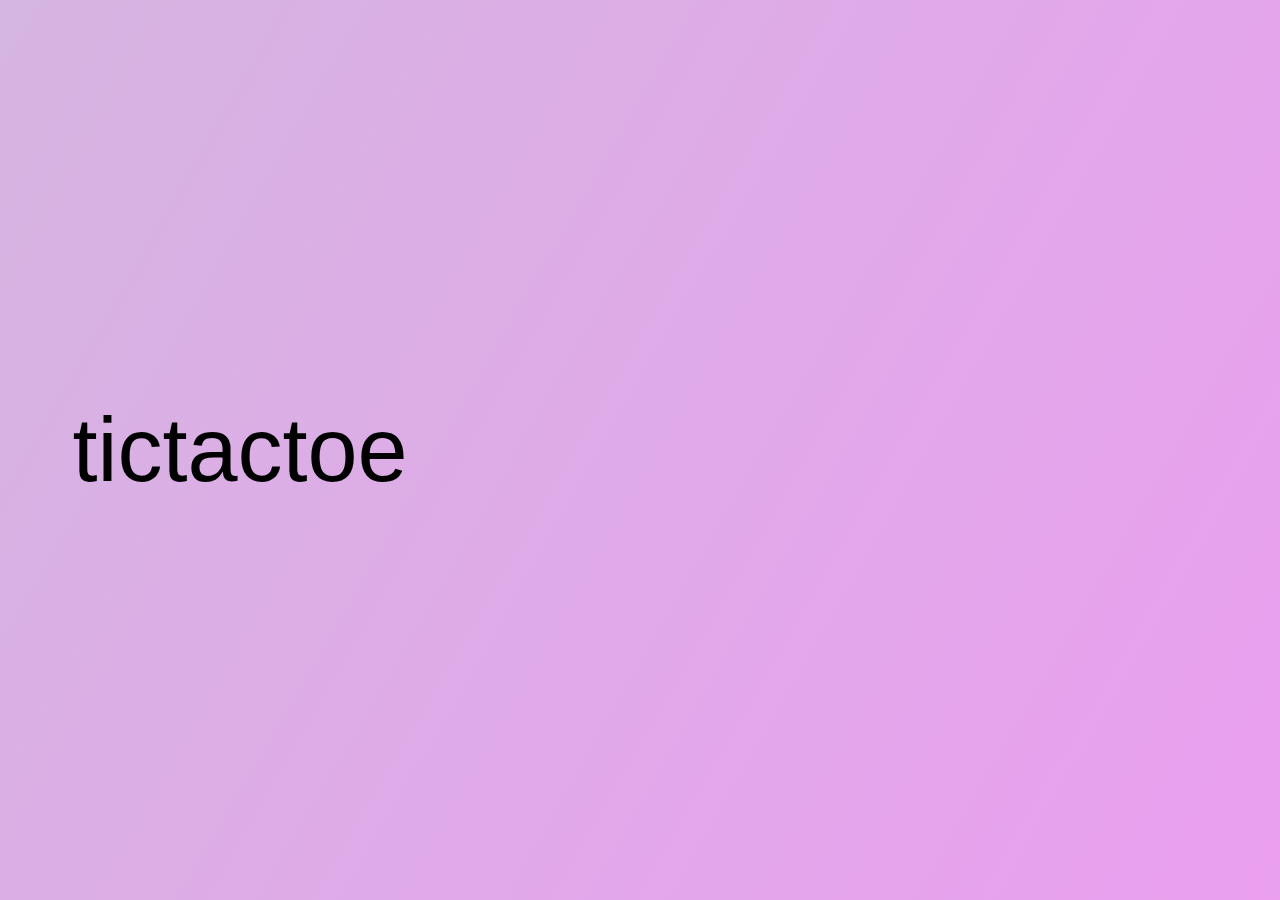
<file: index.html>
<!DOCTYPE html>
<html lang="en">

<head>
    <meta charset="UTF-8">
    <meta name="viewport" content="width=device-width, initial-scale=1.0">
    <link rel="stylesheet" href="styles/title_screen.css">
    <link rel="stylesheet" href="styles/animation_components.css">
    <link rel="stylesheet" href="styles/misc.css">
    <link rel="stylesheet" href="styles/game.css">
    <link rel="stylesheet" href="styles/responsive.css">
    <link rel="stylesheet" href="styles/prompt.css">
    <script src="scripts/dom_module.js" defer></script>
    <script src="scripts/game.js" defer></script>
    <title>Tic-Tac-Toe on JavaScript</title>
</head>

<body>
    <div class="container-main">
        <div class="container-title_screen">
            <section class="container-title">
                <p class="title slide-in_left"><span id="tic">tic</span><span id="tac">tac</span><span
                        id="toe">toe</span>
                </p>
                <button type="button" class="start-game opacity-0 d-none">START</button>
            </section>
            <section class="container-player_section">
                <div class="card-player d-none" id="card-1" style="--_delay: 1.1s; --_delay-start: 0s">
                    <img src="src/paintjupiter.png" alt="" id="profile" class="container-profile_picture">
                    <div class="container-player">
                        <label for="player1" class="label-player">X</label>
                        <input type="text" placeholder="Enter username" name="username" id="player1"
                            class="input-player">
                    </div>
                </div>
                <div class="card-player d-none" id="card-2" style="--_delay: 0.8s; --_delay-start: 0.5s">
                    <img src="src/paintbluered.png" alt="" id="profile" class="container-profile_picture">
                    <div class="container-player">
                        <label for="player2" class="label-player">O</label>
                        <input type="text" placeholder="Enter username" name="username" id="player2"
                            class="input-player">
                    </div>
                </div>
            </section>
        </div>

        <div class="container-game_screen d-none">
            <h1 class="round d-none" style="--_delay-start: 0s">Round 1</h1>
            <div class="container-part">
                <div class="container-left">
                    <div class="container-board">
                    </div>
                    <div class="container-back_reset">
                        <button class="back d-none">
                            <?xml version="1.0" ?><svg fill="none" height="24" viewBox="0 0 24 24" width="24"
                                xmlns="http://www.w3.org/2000/svg">
                                <path
                                    d="M16 4H19C20.1046 4 21 4.89543 21 6V7M16 20H19C20.1046 20 21 19.1046 21 18V17M4.4253 19.4276L10.4253 21.2276C11.7085 21.6126 13 20.6517 13 19.3119V4.68806C13 3.34834 11.7085 2.38744 10.4253 2.77241L4.4253 4.57241C3.57934 4.8262 3 5.60484 3 6.48806V17.5119C3 18.3952 3.57934 19.1738 4.4253 19.4276Z"
                                    stroke="black" stroke-linecap="round" stroke-linejoin="round" stroke-width="2" />
                                <path d="M9.001 12H9" stroke="black" stroke-linecap="round" stroke-linejoin="round"
                                    stroke-width="2" />
                                <path d="M16 12H21M21 12L19 10M21 12L19 14" stroke="black" stroke-linecap="round"
                                    stroke-linejoin="round" stroke-width="2" />
                            </svg>
                        </button>
                        <button class="reset d-none">Reset</button>
                    </div>
                </div>
                <div class="container-right">
                    <div class="container-player_status_card">
                        <div class="card-player d-none" id="player1">
                            <div class="container-profile">
                                <img src="src/paintjupiter.png" class="img-player" alt="" id="img-player1">
                                <div class="player"></div>
                            </div>
                            <div class="container-status">
                                <div class="victory_count">0</div>
                                <div class="marker">X</div>
                                <div class="defeat_count">0</div>
                                <div class="wrapper-message">
                                    <div class="container-message">
                                        <p class="message">'Message'</p>
                                    </div>
                                </div>
                            </div>
                            <div class="notification-status d-none" style="--_status: #04ff00">
                                <div class="container-status">
                                    Winner!
                                </div>
                            </div>
                        </div>
                        <div class="card-player d-none" id="player2">
                            <div class="container-profile">
                                <img src="src/paintbluered.png" class="img-player" alt="" id="img-player1">
                                <div class="player"></div>
                            </div>
                            <div class="container-status">
                                <div class="victory_count">0</div>
                                <div class="marker">X</div>
                                <div class="defeat_count">0</div>
                                <div class="wrapper-message">
                                    <div class="container-message">
                                        <p class="message">'Message'</p>
                                    </div>
                                </div>
                            </div>
                            <div class="notification-status d-none" style="--_status: #04ff00">
                                <div class="container-status">
                                    Winner !
                                </div>
                            </div>
                        </div>
                    </div>
                </div>
            </div>
        </div>
        
        <dialog class="container">
            <div class="prompt">
                <p class="message">
                    This is a message
                </p>
                <section class="container-button_option">
                    <button class="confirm">Yes</button>
                    <button class="cancel">No</button>
                </section>
            </div>
        </dialog>
        <div class="overlay"></div>
    </div>
</body>

</html>
</file>
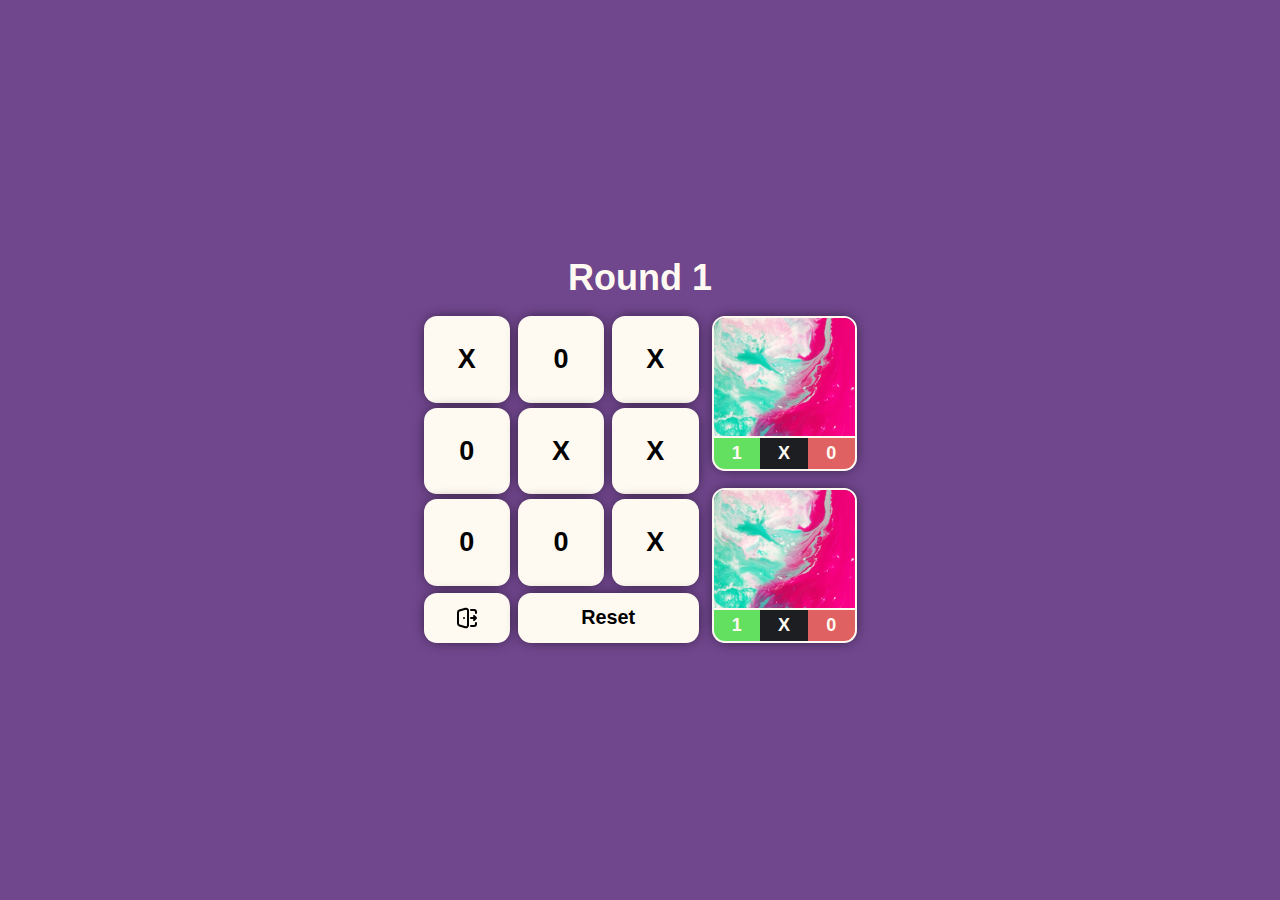
<file: components/tictactoe/index.html>
<!DOCTYPE html>
<html lang="en">

<head>
    <meta charset="UTF-8">
    <meta name="viewport" content="width=device-width, initial-scale=1.0">
    <link rel="stylesheet" href="style.css">
    <link rel="stylesheet" href="/components/player_card/style.css">
    <link rel="stylesheet" href="responsiveness.css">
    <script src="/components/player_card/script.js" defer></script>
    <title>Tic Tac Toe</title>
</head>

<body>
    <div class="container-ttt">
        <h1 class="round">Round 1</h1>
        <div class="container-part">
            <div class="container-left">
                <div class="container-board">
                    <button class="tile" id="tile-1">X</button>
                    <button class="tile" id="tile-2">0</button>
                    <button class="tile" id="tile-3">X</button>
                    <button class="tile" id="tile-4">0</button>
                    <button class="tile" id="tile-5">X</button>
                    <button class="tile" id="tile-6">X</button>
                    <button class="tile" id="tile-7">0</button>
                    <button class="tile" id="tile-8">0</button>
                    <button class="tile" id="tile-9">X</button>
                </div>
                <div class="container-back_reset">
                    <button class="back">
                        <?xml version="1.0" ?><svg fill="none" height="24" viewBox="0 0 24 24" width="24" xmlns="http://www.w3.org/2000/svg"><path d="M16 4H19C20.1046 4 21 4.89543 21 6V7M16 20H19C20.1046 20 21 19.1046 21 18V17M4.4253 19.4276L10.4253 21.2276C11.7085 21.6126 13 20.6517 13 19.3119V4.68806C13 3.34834 11.7085 2.38744 10.4253 2.77241L4.4253 4.57241C3.57934 4.8262 3 5.60484 3 6.48806V17.5119C3 18.3952 3.57934 19.1738 4.4253 19.4276Z" stroke="black" stroke-linecap="round" stroke-linejoin="round" stroke-width="2"/><path d="M9.001 12H9" stroke="black" stroke-linecap="round" stroke-linejoin="round" stroke-width="2"/><path d="M16 12H21M21 12L19 10M21 12L19 14" stroke="black" stroke-linecap="round" stroke-linejoin="round" stroke-width="2"/></svg>
                    </button>
                    <button class="reset">Reset</button>
                </div>
            </div>
            <div class="container-right">
                <div class="container-player_status_card">
                    <div class="card-player">
                        <div class="container-profile">
                            <img src="/src/paintbluered.png" class="img-player" alt="" id="img-player1">
                        </div>
                        <div class="container-status">
                            <div class="victory_count">1</div>
                            <div class="marker">X</div>
                            <div class="defeat_count">0</div>
                            <div class="wrapper-message">
                                <div class="container-message">
                                    <p class="message">'Message'</p>
                                </div>
                            </div>
                        </div>
                    </div>
                    <div class="card-player">
                        <div class="container-profile">
                            <img src="/src/paintbluered.png" class="img-player" alt="" id="img-player1">
                        </div>
                        <div class="container-status">
                            <div class="victory_count">1</div>
                            <div class="marker">X</div>
                            <div class="defeat_count">0</div>
                            <div class="wrapper-message">
                                <div class="container-message">
                                    <p class="message">'Message'</p>
                                </div>
                            </div>
                        </div>
                    </div>
                </div>
            </div>
        </div>
    </div>
</body>

</html>
</file>
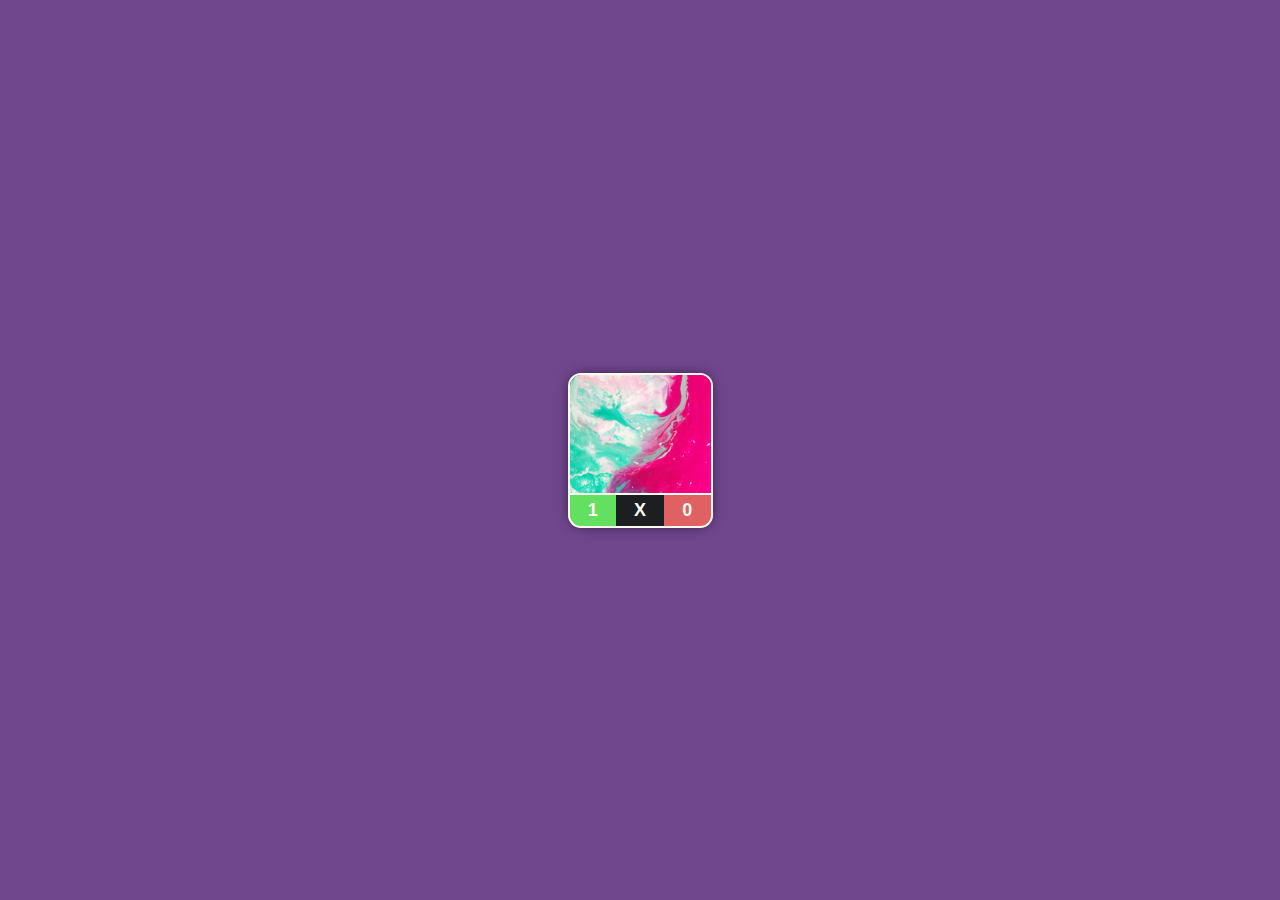
<file: components/player_card/player_card.html>
<!DOCTYPE html>
<html lang="en">

<head>
    <meta charset="UTF-8">
    <meta name="viewport" content="width=device-width, initial-scale=1.0">
    <link rel="stylesheet" href="style.css">
    <script src="script.js" defer></script>
    <title>Player Card</title>
</head>

<body>
    <div class="card-player">
        <div class="container-profile">
            <img src="/src/paintbluered.png" class="img-player" alt="" id="img-player1">
        </div>
        <div class="container-status">
            <div class="victory_count">1</div>
            <div class="marker">X</div>
            <div class="defeat_count">0</div>
            <div class="wrapper-message">
                <div class="container-message">
                    <p class="message">'Message'</p>
                </div>
            </div>
        </div>
    </div>
</body>

</html>
</file>
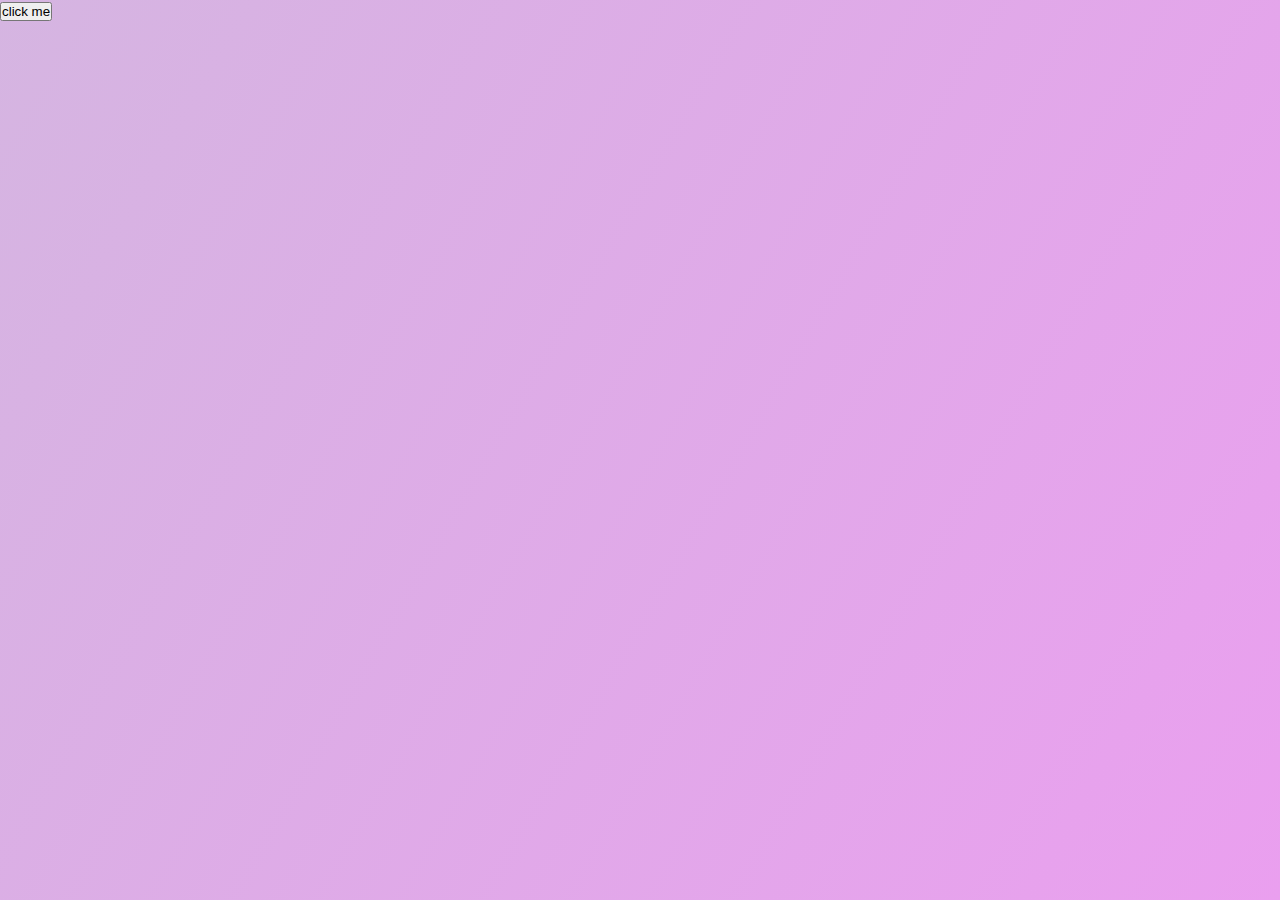
<file: components/prompt/prompt.html>
<!DOCTYPE html>
<html lang="en">
<head>
    <meta charset="UTF-8">
    <meta name="viewport" content="width=device-width, initial-scale=1.0">
    <link rel="stylesheet" href="style.css">
    <script src="script.js" defer></script>
    <title>Prompt</title>
</head>
<body>
    <button id="click">click me</button>
    <dialog class="container">
        <div class="prompt">
            <p class="message">
                This is a message
            </p>
            <section class="container-button_option">
                <button class="confirm">Yes</button>
                <button class="cancel">No</button>
            </section>
        </div>
    </dialog>
</body>
</html>
</file>
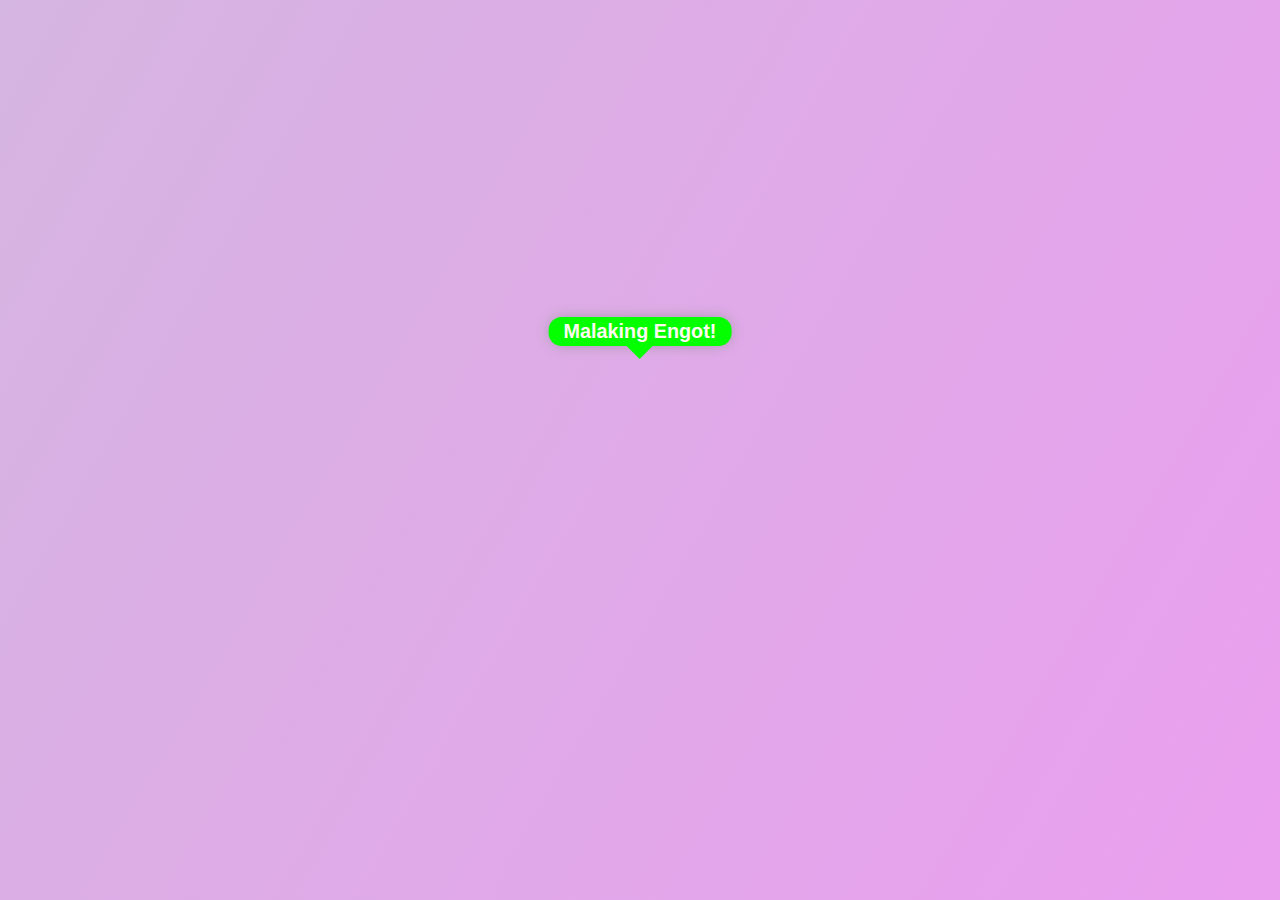
<file: components/round_win/round_win.html>
<!DOCTYPE html>
<html lang="en">
<head>
    <meta charset="UTF-8">
    <meta name="viewport" content="width=device-width, initial-scale=1.0">
    <link rel="stylesheet" href="style.css">
    <title>Round Win</title>
</head>
<body>
    <div class="container">
        <div class="notification-status jump-pop" style="--_status: #04ff00">
            <div class="container-status">
                Malaking Engot!
            </div>
        </div>
    </div>
</body>
</html>
</file>
<file: styles/title_screen.css>
@import url('https://fonts.cdnfonts.com/css/overused-grotesk');

:root {
    font-family: 'Overused Grotesk', sans-serif;
    font-size: 18px;
    --_container-color: #fffbed;
    --_box-shadow: 0 0 15px -3px #919191;
    --_circle-color-1: #f8e6ff;
    --_circle-color-2: #e8cef3;
    --_circle-color-3: #e4baf3;
}

*:not(dialog) {
    box-sizing: border-box;
    margin: 0;
    padding: 0;
}

.container-main {
    background-image: linear-gradient(120deg, #d5b5e1, #ea9fef);
    height: 100dvh;
    overflow: hidden;
    position: relative;
}

.container-title_screen {
    display: flex;
    height: 100%;
}

section {
    width: 50%;
    display: flex;
    align-items: center;
}

.container-title {
    flex-direction: column;
    justify-content: center;
    position: relative;
}

.container-title>.title {
    cursor: default;
    font-size: 5rem;
    position: relative;
}

.container-title>.title::after {
    content: 'by poufs';
    color: var(--_container-color);
    font-size: 0.8rem;
    font-weight: bold;
    opacity: 0;
    transition: 0.3s;
    position: absolute;
    bottom: 7%;
    right: 0;
    animation: slide_in_left 1s 0.7s linear forwards;
}

.container-title>.title>span {
    transition: 0.5s;
}

.container-title>.title>span:hover {
    color: var(--_container-color);
    font-size: 4.7rem;
}

.container-title>button {
    background-color: var(--_container-color);
    border: 2px solid transparent;
    border-radius: 7px;
    box-shadow: var(--_box-shadow);
    cursor: pointer;
    font-size: 1rem;
    padding: 7px 23px;
    transition: 0.3s;
}

.container-title>button:hover {
    transform: scale(1.05);
}

.container-title>button:active {
    background-color: transparent;
    border: 2px solid var(--_container-color);
    color: var(--_container-color);
    transform: scale(0.95);
}

.container-player_section {
    gap: 27px;
    transition: 0.7s;
    display: flex;
    position: relative;
}

.container-player_section>.card-player {
    --_border-radius: 23px;
    background-color: var(--_container-color);
    border-radius: var(--_border-radius);
    box-shadow: var(--_box-shadow);
    padding-bottom: 37px;
    width: 340px;
    height: 200px;
    display: flex;
    align-items: flex-end;
    justify-content: center;
    gap: 15px;
    position: relative;
    transition: 0.7s;
}

.container-player_section>.card-player:hover {
    padding-bottom: 60px;
    height: 215px;
}

.container-player_section>.card-player:hover>img {
    top: -10%;
}

.container-player_section>.card-player.active {
    padding-bottom: 60px !important;
    height: 215px !important;
}

.img-active {
    top: -10% !important;
}

.container-player_section>.card-player>img {
    border-radius: var(--_border-radius);
    box-shadow: var(--_box-shadow);
    object-fit: cover;
    width: 220px;
    height: 220px;
    transform: translate(-50%, -50%);
    transition: 0.7s;
    position: absolute;
    top: 0%;
    left: 50%;
}

.container-player_section .container-player {
    position: relative;
}

.container-player_section .container-player>.label-player {
    color: #616161;
    cursor: text;
    font-size: 1.2rem;
    font-weight: bold;
    width: max-content;
    transform: translateX(-50%);
    position: absolute;
    top: 87%;
    left: 50%;
}

.container-player_section .container-player>.input-player {
    background-color: transparent;
    border: none;
    border-radius: 13px;
    font-size: 1.1rem;
    text-align: center;
    padding: 7px;
    width: 100%;
    outline: none;
}

.container-player_section .container-player>.input-player:focus::placeholder {
    opacity: 0;
}
</file>
<file: styles/animation_components.css>
.slide-in_left {
    animation: slide_in_left 1.5s ease-in;
}

@keyframes slide_in_left {
    0%, 50% {
        opacity: 0;
        transform: translateX(-130px);
    }
    100% {
        opacity: 1;
        transform: translateX(0);
    }
}

.slide-in_right {
    animation: slide_in_right 0.7s ease-in forwards;
    animation-delay: var(--_delay);
}

@keyframes slide_in_right {
    0% {
        opacity: 0;
        transform: translateX(130px);
    }
    100% {
        opacity: 1;
        transform: translateX(0);
    }
}

.slide-in_up {
    animation: slide_in_up 1s ease-in-out;
}

@keyframes slide_in_up {
    0% {
        transform: translateY(100%);
        opacity: 0;
    }
    100% {
        transform: translateY(0);
        opacity: 1;
    }
}

.zoom-in-pop {
    animation: zoom_in-pop 1s linear forwards;
    animation-delay: var(--_delay-start);
}

@keyframes zoom_in-pop {
    0% {
        transform: scale(1);
    }
    0%, 72% {
        opacity: 1;
    }
    15% {
        transform: scale(1.11);
    }
    30% {
        transform: scale(1.17);
    }
    73% {
        opacity: 1;
    }
    75% {
        opacity: 0;
    }
    73%, 100% {
        transform: scale(0);
    }
}
.zoom-out_pop {
    animation: zoom_out-pop 0.4s linear;
    animation-delay: var(--_delay-start);
}

@keyframes zoom_out-pop {
    0% {
        transform: scale(0.5);
        opacity: 0;
    }
    10% {
        opacity: 1;
    }
    70%, 80% {
        transform: scale(1.06);
    }
    100% {
        transform: scale(1);
    }
}

@keyframes fade_in {
    0% {
        opacity: 0;
    }
    100% {
        opacity: 0.8;
    }
}

.jump-pop {
    animation: jump_pop 2s ease-out;
}

@keyframes jump_pop {
    0%, 60%, 80%, 100% {
        bottom: calc(100% + 14px);
    }
    10% {
        bottom: calc(120% + 14px);
    }
    50%,53% {
        bottom: calc(130% + 14px);
    }
    70%,73% {
        bottom: calc(107% + 14px);
    }
    90%, 93% {
        bottom: calc(103% + 14px);
    }
}
</file>
<file: styles/misc.css>
.w-100 {
    width: 100% !important;
}

.d-none {
    display: none !important;
}

.opacity-0 {
    opacity: 0;
}

.opacity-half {
    opacity: 0.5;
}

.opacity-1 {
    opacity: 1;
}

.initial-box {
    border-radius: 0 !important;
    box-shadow: none !important;
}

.scale-pop {
    background-color: #FFFAF1 !important;
    box-shadow: 0 0 15px -3px #000;
    color: #000 !important;
    transform: scale(1.15) translateY(160%);
}

.z-1 {
    z-index: 1;
}

.border-top-left-radius {
    border-radius: 13px 0 0 0 !important;
}
.border-top-right-radius {
    border-radius: 0 13px 0 0 !important;
}
.border-bottom-left-radius {
    border-radius: 0 0 0 13px !important;

}
.border-bottom-right-radius {
    border-radius: 0 0 13px 0 !important;

}
</file>
<file: styles/game.css>
.container-ttt {
    display: flex;
    flex-direction: column;
    gap: 17px;
    align-items: center;
    justify-content: center;
}

.round {
    background-color: #000;
    border-radius: 13px;
    color: #FFFAF1;
    cursor: default;
    text-align: center;
    padding: 3px 17px;
    transition: 0.5s;
}

.container-part {
    display: flex;
    gap: 13px
}

.container-left {
    --_gap: 5px;
    --_border-radius: 13px;
    height: 100%;
    display: flex;
    flex-direction: column;
    gap: 7px;
}

.container-left>.container-board {
    border-radius: var(--_border-radius);
    width: 275px;
    display: flex;
    justify-content: space-between;
    flex-wrap: wrap;
    gap: var(--_gap);
}

.container-left>.container-board>.tile {
    background-color: #FFFAF1;
    border: none;
    border-radius: var(--_border-radius);
    aspect-ratio: 1;
    cursor: pointer;
    font-size: 2.4rem;
    width: calc(calc(100% / 3) - var(--_gap));
    padding: 5px;
    display: flex;
    justify-content: center;
    align-items: center;
    transition: 0.2s;
}

.container-left>.container-back_reset {
    display: flex;
    gap: var(--_gap);
    justify-content: space-between;
}

.container-left>.container-back_reset>button {
    background-color: #FFFAF1;
    border: none;
    font-size: 1.1rem;
    font-weight: bold;
    border-radius: var(--_border-radius);
    cursor: pointer;
    height: 50px;
    transition: 0.2s;
}

.container-left button {
    box-shadow: 0 0 15px -5px #000;
}

.container-left .tile.hover {
    background-color: #fddbff;
    transform: scale(1.03);
}

.container-left .container-back_reset button:hover {
    background-color: #fddbff;
    transform: scale(1.03);
}

.container-left .container-back_reset button:active {
    background-color: #cb93ce;
    box-shadow: none;
    transform: scale(0.92);
}

.container-left .tile.active {
    background-color: #cb93ce;
    box-shadow: none;
    color: #FFFAF1;
    transform: scale(0.92);
}

.container-left>.container-back_reset>.back {
    width: calc(calc(100% / 3) - var(--_gap));
    display: flex;
    align-items: center;
    justify-content: center;
}

.container-left>.container-back_reset>.reset {
    width: calc(calc(100% / 3 * 2) - var(--_gap) / 2);
}

.container-game_screen {
    height: 100%;
    transition: opacity 0.5s;
    display: flex;
    flex-direction: column;
    gap: 19px;
    align-items: center;
    justify-content: center;
    position: relative;
}

.overlay {
    height: 100%;
    width: 100%;
    opacity: 0;
    position: absolute;
    top: 0;
    left: 0;
    z-index: 99;
}

.container-right>.container-player_status_card {
    height: 100%;
    display: flex;
    flex-direction: column;
    justify-content: space-between;
    gap: 13px;
}

.container-player_status_card>.card-player {
    --_border: 2px solid #FFFAF1;
    --_border-active: 2px solid #04ff00;
    border-radius: 13px;
    box-shadow: 0 0 15px -5px #000;
    transition: 0.5s;
    display: flex;
    flex-direction: column;
    position: relative;
}

.container-player_status_card>.card-player>.container-profile {
    border: var(--_border);
    border-top-left-radius: 13px;
    border-top-right-radius: 13px;
    overflow: hidden;
    display: flex;
    justify-content: space-between;
    position: relative;
}

.container-player_status_card>.card-player>.container-profile>.img-player {
    object-fit: cover;
    width: 145px;
    height: 110px;
}

.container-player_status_card>.card-player>.container-profile>.player {
    background-image: linear-gradient(to bottom, #000, transparent);
    color: #FFFAF1;
    cursor: default;
    font-size: 0.9rem;
    padding: 3px 7px;
    text-align: center;
    width: 100%;
    position: absolute;
    top: 0;
    left: 50%;
    transform: translateX(-50%);
}

.container-player_status_card>.card-player>.container-status {
    display: flex;
    align-items: center;
    justify-content: center;
    position: relative;
}

.container-player_status_card>.card-player>.container-status>div:not(.wrapper-message) {
    color: #FFFAF1;
    font-weight: bold;
    padding: 5px;
    text-align: center;
    width: calc(100% / 3);
}

.container-status>* {
    cursor: pointer;
}

.victory_count {
    background-color: #64e061;
    border-left: var(--_border);
    border-bottom: var(--_border);
    border-bottom-left-radius: 13px;
}

.marker {
    background-color: #1c1e21;
    border-bottom: var(--_border);
    flex-grow: 1;
}

.defeat_count {
    background-color: #e06161;
    border-bottom: var(--_border);
    border-right: var(--_border);
    border-bottom-right-radius: 13px;
}

.container-player_status_card>.card-player .wrapper-message {
    --_triangle_width: 11px;
    background-color: #1c1e21;
    border-radius: 5px;
    transform: translateX(-50%);
    padding: 4px 9px;
    display: none;
    opacity: 0;
    position: absolute;
    bottom: calc(100% + var(--_triangle_width));
    transition: 0.3s, display 0.3s;
    transition-behavior: allow-discrete;
}

.container-player_status_card>.card-player>.container-status:has(div:not(:last-of-type):hover) .wrapper-message {
    display: block;
    opacity: 1;
    
    @starting-style {
        opacity: 0;
    }
}

.container-player_status_card>.card-player .container-message {
    position: relative;
}

.container-player_status_card>.card-player .container-message::after {
    content: '';
    border-top: var(--_triangle_width) solid #1c1e21;
    border-left: var(--_triangle_width) solid transparent;
    border-bottom: var(--_triangle_width) solid transparent;
    border-right: var(--_triangle_width) solid transparent;
    transform: translateX(-50%);
    position: absolute;
    top: 100%;
    left: 50%
}

.container-player_status_card>.card-player .container-message>.message {
    color: #FFFAF1
}

.container-player_status_card>.card-player .notification-status {
    transition: 0.5s;
    transform: translateX(-50%);
    position: absolute;
    bottom: calc(100% + 14px);
    left: 50%;
}

.container-player_status_card>.card-player .notification-status>.container-status {
    background-color: var(--_status);
    box-shadow: 0 0 15px -3px #919191;
    border-radius: 13px;
    color: #FFFAF1;
    font-size: 1.1rem;
    font-weight: bold;
    padding: 3px 15px;
    width: max-content;
    position: relative;
}

.container-player_status_card>.card-player .notification-status>.container-status::after {
    content: '';
    border-top: 13px solid var(--_status);
    border-right: 13px solid transparent;
    border-bottom: 13px solid transparent;
    border-left: 13px solid transparent;
    transform: translateX(-50%);
    position: absolute;
    top: 100%;
    left: 50%;
}

.container-player_status_card>.card-player.active {
    box-shadow: 0 0 15px -5px #0fdf0b;
    transform: scale(1.05);
}

.container-player_status_card>.card-player>.container-profile.active {
    border: var(--_border-active);
}

.victory_count.active {
    border-left: var(--_border-active);
    border-bottom: var(--_border-active);
}

.marker.active {
    border-bottom: var(--_border-active);
}

.defeat_count.active {
    border-bottom: var(--_border-active);
    border-right: var(--_border-active);
}
</file>
<file: styles/responsive.css>
@media screen and (max-width: 1500px) {
    section:not(:last-of-type) {
        width: 70%;
    }

    section:last-of-type {
        width: 100%;
    }
}

@media screen and (max-width: 1300px) {
    section:not(:last-of-type) {
        width: 60%;
    }

    section:last-of-type {
        width: 100%;
    }
}

@media screen and (max-width: 1200px) {
    .container-title_screen {
        align-items: center;
        justify-content: center;
        flex-direction: column;
    }

    .container-title {
        height: 50%;
    }

    .container-player_section {
        height: 50%;
        align-items: center;
        justify-content: center;
    }
}

@media screen and (max-width: 800px) {
    .container-title {
        align-items: center;
        justify-content: flex-end;
    }

    .container-player_section>.card-player {
        padding-bottom: 37px;
        width: 220px;
        height: 150px;
    }

    .container-player_section>.card-player:hover {
        padding-bottom: 40px;
        height: 155px;
    }

    .container-player_section>.card-player.active {
        padding-bottom: 40px !important;
        height: 155px !important;
    }

    .container-player_section>.card-player>img {
        width: 150px;
        height: 150px;
    }
}

@media screen and (max-width: 550px) {
    .container-title {
        height: 45%;
        align-items: center;
        justify-content: center;
    }

    .container-player_section {
        height: 55%;
    }

    .container-title>.title {
        font-size: 4.1rem;
    }

    .container-player_section>.card-player {
        width: 220px;
        height: 125px;
    }

    .container-player_section>.card-player:hover {
        padding-bottom: 50px;
        height: 150px;
    }

    .container-player_section>.card-player.active {
        padding-bottom: 45px !important;
        height: 150px !important;
    }

    .container-player_section>.card-player>img {
        width: 100px;
        height: 100px;
    }

    .container-player_section {
        gap: 60px;
        justify-content: flex-start;
    }

    .container-player_section {
        flex-direction: column;
    }

    .container-part {
        flex-direction: column;
    }

    .container-left {
        order: 2;
    }

    .container-left>.container-board {
        width: 100%;
    }

    .container-left>.container-board>.tile {
        font-size: 1.2rem;
    }

    .container-player_status_card {
        flex-direction: row !important;
        flex-wrap: wrap;
    }

    .container-player_status_card>.card-player {
        width: 135px;
    }
}

@media screen and (max-width: 550px) and (max-height: 700px) {
    .container-ttt {
        border-radius: 0;
        width: 100%;
        height: 100dvh;
        gap: 1px;
        justify-content: space-between;
    }

    .container-player_status_card>.card-player {
        height: auto;
    }

    .container-left>.container-back_reset {
        height: auto;
    }

    .container-left>.container-back_reset>button {
        height: 70px;
    }
}
</file>
<file: styles/prompt.css>
dialog {
    background-color: transparent;
    border: 0;
    opacity: 0;
    transition: display 0.3s, opacity 0.3s;
    transition-behavior: allow-discrete;
}

dialog[open] {
    opacity: 1;

    @starting-style {
        opacity: 0;
    }
}

dialog::backdrop {
    backdrop-filter: blur(2px);
}

dialog .prompt {
    background-color: #FFFAF1;
    box-shadow: 0 0 15px -5px #000;
    border-radius: 7px;
    color: #000;
    padding: 23px 25px;
    transition: 0.3s;
    display: flex;
    gap: 13px;
    flex-direction: column;
    align-items: center;
    justify-content: center;
}

dialog .prompt .message {
    font-weight: bold;
    transition: 0.3s;
}

dialog .container-button_option {
    display: flex;
    gap: 13px;
    align-items: center;
    justify-content: center;
}

dialog button {
    background-color: #000;
    border: 0;
    border-radius: 5px;
    color: #FFFAF1;
    cursor: pointer;
    padding: 7px 17px;
    transition: 0.3s;
}

dialog button:hover {
    background-color: #FFFAF1;
    color: #000;
    transform: scale(1.1);
}

dialog button:active {
    transform: scale(0.9);
}

dialog:has(button:active) button:not(:hover) {
    transform: scale(1);
}

dialog:has(button:hover) button:not(:hover) {
    opacity: 0.7;
    transform: scale(0.90);
}

dialog .prompt:has(button.confirm:hover) {
    background-color: #54c134;
}

dialog .prompt:has(button.cancel:hover) {
    background-color: #e06161;
}

dialog .prompt:has(button:hover) .message {
    color: #FFFAF1;
}
</file>
<file: components/tictactoe/style.css>
.container-ttt {
    display: flex;
    flex-direction: column;
    gap: 17px;
    align-items: center;
    justify-content: center;
}

.round {
    color: #FFFAF1;
    text-align: center;
}

.container-part {
    display: flex;
    gap: 13px
}

.container-left {
    --_gap: 5px;
    --_border-radius: 13px;
    height: 100%;
    display: flex;
    flex-direction: column;
    gap: 7px;
}

.container-left>.container-board {
    border-radius: var(--_border-radius);
    width: 275px;
    display: flex;
    justify-content: space-between;
    flex-wrap: wrap;
    gap: var(--_gap);
}

.container-left>.container-board>.tile {
    background-color: #FFFAF1;
    border: none;
    border-radius: var(--_border-radius);
    aspect-ratio: 1;
    cursor: pointer;
    font-size: 1.5rem;
    width: calc(calc(100% / 3) - var(--_gap));
    padding: 5px;
    display: flex;
    justify-content: center;
    align-items: center;
    transition: 0.2s;
}

.container-left>.container-back_reset {
    display: flex;
    gap: var(--_gap);
    justify-content: space-between;
}

.container-left>.container-back_reset>button {
    background-color: #FFFAF1;
    border: none;
    font-size: 1.1rem;
    border-radius: var(--_border-radius);
    cursor: pointer;
    height: 50px;
    transition: 0.2s;
}

.container-left :is(.tile, button) {
    box-shadow: 0 0 15px -5px #000;
    font-weight: bold;
}

.container-left :is(.tile, button):hover {
    background-color: #fddbff;
    transform: scale(1.03);
}

.container-left :is(.tile, button):active {
    background-color: #d1a3d9;
    box-shadow: none;
    transform: scale(0.92);
}

.container-left>.container-back_reset>.back {
    width: calc(calc(100% / 3) - var(--_gap));
    display: flex;
    align-items: center;
    justify-content: center;
}

.container-left>.container-back_reset>.reset {
    width: calc(calc(100% / 3 * 2) - var(--_gap) / 2);
}

.container-right>.container-player_status_card {
    height: 100%;
    display: flex;
    flex-direction: column;
    justify-content: space-between;
    gap: 13px;
}
</file>
<file: components/player_card/style.css>
@import url('https://fonts.cdnfonts.com/css/overused-grotesk');

:root {
    font-family: 'Overused Grotesk', sans-serif;
    font-size: 18px;
}

* {
    box-sizing: border-box;
    margin: 0;
    padding: 0;
}

body {
    background-color: #70468d;
    height: 100dvh;
    display: flex;
    justify-content: center;
    align-items: center;
}

.card-player {
    --_border: 2px solid #FFFAF1;
    border-radius: 13px;
    box-shadow: 0 0 15px -5px #000;
    height: 155px;
    width: 145px;
    display: flex;
    flex-direction: column;
}

.card-player>.container-profile {
    border: var(--_border);
    border-top-left-radius: 13px;
    border-top-right-radius: 13px;
    overflow: hidden;
    display: flex;
    justify-content: space-between;
}

.card-player>.container-profile>.img-player {
    object-fit: cover;
    width: 100%;
}

.card-player>.container-status {
    display: flex;
    align-items: center;
    justify-content: center;
    position: relative;
}

.card-player>.container-status>div:not(.wrapper-message) {
    color: #FFFAF1;
    font-weight: bold;
    padding: 5px;
    text-align: center;
    width: calc(100% / 3);
    z-index: 1;
}

.victory_count {
    background-color: #64e061;
    border-left: var(--_border);
    border-bottom: var(--_border);
    border-bottom-left-radius: 13px;
}

.marker {
    background-color: #1c1e21;
    border-bottom: var(--_border);
    flex-grow: 1;
}

.defeat_count {
    background-color: #e06161;
    border-bottom: var(--_border);
    border-right: var(--_border);
    border-bottom-right-radius: 13px;
}

.card-player .wrapper-message {
    --_triangle_width: 11px;
    background-color: #1c1e21;
    border-radius: 5px;
    transform: translateX(-50%);
    padding: 4px 9px;
    display: none;
    opacity: 0;
    position: absolute;
    bottom: calc(100% + var(--_triangle_width));
    transition: 0.3s, display 0.3s;
    transition-behavior: allow-discrete;
}

.card-player>.container-status:has(div:not(:last-of-type):hover) .wrapper-message {
    display: block;
    opacity: 1;
    
    @starting-style {
        opacity: 0;
    }
}

.card-player .container-message {
    position: relative;
}

.card-player .container-message::after {
    content: '';
    border-top: var(--_triangle_width) solid #1c1e21;
    border-left: var(--_triangle_width) solid transparent;
    border-bottom: var(--_triangle_width) solid transparent;
    border-right: var(--_triangle_width) solid transparent;
    transform: translateX(-50%);
    position: absolute;
    top: 100%;
    left: 50%
}

.card-player .container-message>.message {
    color: #FFFAF1
}
</file>
<file: components/tictactoe/responsiveness.css>
@media screen and (max-width: 550px) {
    .container-part {
        flex-direction: column;
    }

    .container-left {
        order: 2;
    }

    .container-left>.container-board {
        width: 100%;
    }

    .container-player_status_card {
        flex-direction: row !important;
        flex-wrap: wrap;
    }

    .card-player {
        width: 135px;
    }
}

@media screen and (max-width: 550px) and (max-height: 700px) {
    .container-ttt {
        border-radius: 0;
        width: 100%;
        height: 100dvh;
        gap: 1px;
        justify-content: space-between;
    }

    .card-player {
        height: auto;
    }

    .container-left>.container-back_reset {
        height: auto;
    }

    .container-left>.container-back_reset>button {
        height: 70px;
    }
}
</file>
<file: components/prompt/style.css>
@import url('https://fonts.cdnfonts.com/css/overused-grotesk');

:root {
    font-family: 'Overused Grotesk', sans-serif;
    font-size: 18px;
}

*:not(dialog) {
    box-sizing: border-box;
    margin: 0;
    padding: 0;
}

body {
    background-image: linear-gradient(120deg, #d5b5e1, #ea9fef);
    height: 100dvh;
}

dialog {
    background-color: transparent;
    border: 0;
    opacity: 0;
    transition: display 0.3s, opacity 0.3s;
    transition-behavior: allow-discrete;
}

dialog[open] {
    opacity: 1;

    @starting-style {
        opacity: 0;
    }
}

dialog::backdrop {
    backdrop-filter: blur(2px);
}

dialog .prompt {
    background-color: #FFFAF1;
    box-shadow: 0 0 15px -5px #000;
    border-radius: 7px;
    color: #000;
    padding: 23px 25px;
    display: flex;
    gap: 13px;
    flex-direction: column;
    transition: 0.3s;
}

dialog .prompt .message {
    font-weight: bold;
    transition: 0.3s;
}

dialog .container-button_option {
    display: flex;
    gap: 13px;
    align-items: center;
    justify-content: center;
}

dialog button {
    background-color: #000;
    border: 0;
    border-radius: 5px;
    color: #FFFAF1;
    cursor: pointer;
    padding: 7px 17px;
    transition: 0.3s;
}

dialog button:hover {
    background-color: #FFFAF1;
    color: #000;
    transform: scale(1.1);
}

dialog button:active {
    transform: scale(0.9);
}

dialog:has(button:active) button:not(:hover) {
    transform: scale(1);
}

dialog:has(button:hover) button:not(:hover) {
    opacity: 0.7;
    transform: scale(0.90);
}

dialog .prompt:has(button.confirm:hover) {
    background-color: #54c134;
}

dialog .prompt:has(button.cancel:hover) {
    background-color: #e06161;
}

dialog .prompt:has(button:hover) .message {
    color: #FFFAF1;
}
</file>
<file: components/round_win/style.css>
@import url('https://fonts.cdnfonts.com/css/overused-grotesk');

:root {
    font-family: 'Overused Grotesk', sans-serif;
    font-size: 18px;
}

* {
    margin: 0;
    padding: 0;
    box-sizing: border-box;
}

body {
    background-image: linear-gradient(120deg, #d5b5e1, #ea9fef);
    height: 100dvh;
    display: flex;
    align-items: center;
    justify-content: center;
}

.container {
    border-radius: 13px;
    width: 130px;
    height: 180px;
    position: relative;
}

.notification-status {
    transform: translateX(-50%);
    position: absolute;
    bottom: calc(100% + 14px);
    left: 50%;
}

.container-status {
    background-color: var(--_status);
    box-shadow: 0 0 15px -3px #919191;
    border-radius: 13px;
    color: #FFFAF1;
    font-size: 1.1rem;
    font-weight: bold;
    padding: 3px 15px;
    width: max-content;
    position: relative;
}

.container-status::after {
    content: '';
    border-top: 13px solid var(--_status);
    border-right: 13px solid transparent;
    border-bottom: 13px solid transparent;
    border-left: 13px solid transparent;
    transform: translateX(-50%);
    position: absolute;
    top: 100%;
    left: 50%;
}

.jump-pop {
    animation: jump_pop 2s ease-out;
}

@keyframes jump_pop {
    0%, 60%, 80%, 100% {
        bottom: calc(100% + 14px);
    }
    10% {
        bottom: calc(120% + 14px);
    }
    50%,53% {
        bottom: calc(130% + 14px);
    }
    70%,73% {
        bottom: calc(107% + 14px);
    }
    90%, 93% {
        bottom: calc(103% + 14px);
    }
}
</file>
